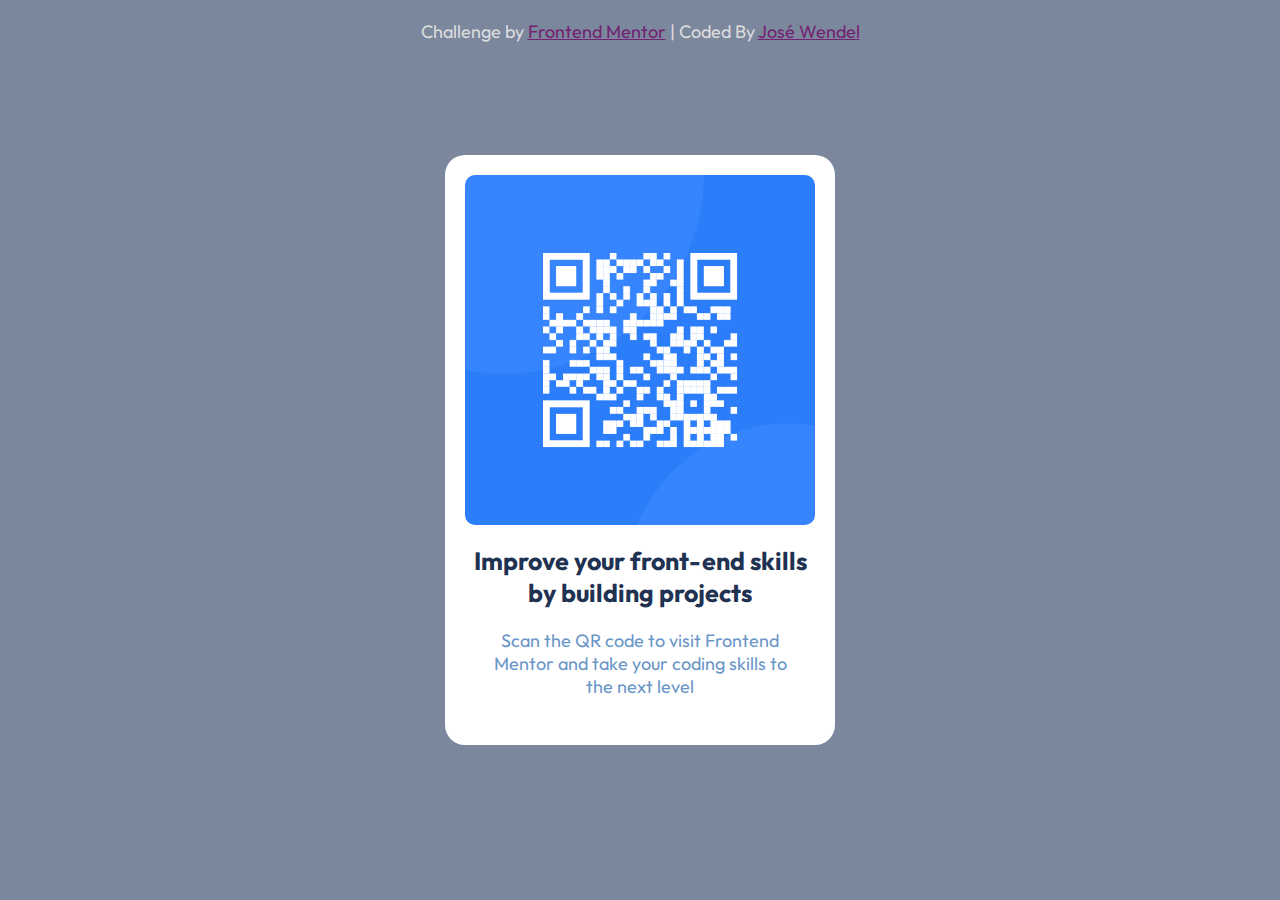
<file: QR Code Component/index.html>
<!DOCTYPE html>
<html lang="en">
<head>
    <meta charset="UTF-8">
    <meta http-equiv="X-UA-Compatible" content="IE=edge">
    <meta name="viewport" content="width=device-width, initial-scale=1.0">
    <link rel="stylesheet" href="estilos/style.css" media="all">
    <link rel="stylesheet" href="estilos/768px.css" media="screen and (min-width: 768px)">
    <link rel="shortcut icon" href="images/favicon-32x32.png" type="image/x-icon">
    <title>QR Code Component</title>
</head>
<body>
    <main>

        <div class="qr-code">
            <img src="images/image-qr-code.png" alt="qr code image">
            <h3>Improve your front-end skills by building projects</h3>
            <p>Scan the QR code to visit Frontend Mentor and take your coding skills to the next level</p>
            
        </div>

        <div class="div-conteudo"> 
            <p>Challenge by <a href="https://www.frontendmentor.io/home" target="_blank">Frontend Mentor</a> | Coded By <a href="https://www.frontendmentor.io/profile/wendeltm" target="_blank">José Wendel</a></p>
        </div>
    </main>
</body>
</html>
</file>
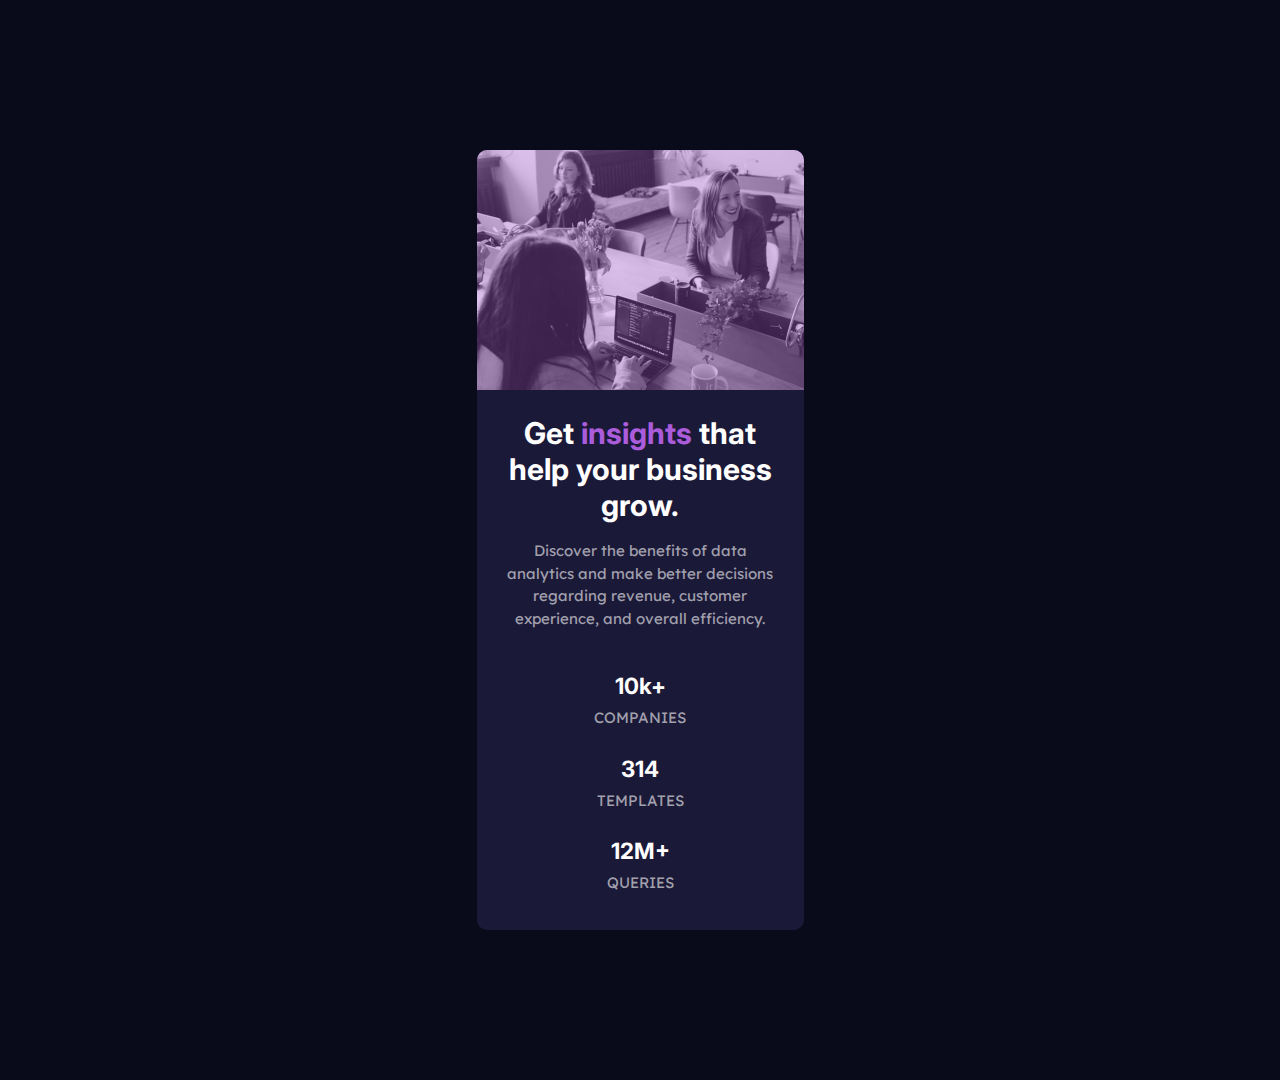
<file: stats preview card component/index.html>
<!DOCTYPE html>
<html lang="en">
<head>
    <meta charset="UTF-8">
    <meta http-equiv="X-UA-Compatible" content="IE=edge">
    <meta name="viewport" content="width=device-width, initial-scale=1.0">
    <link rel="stylesheet" href="estilos/style.css" media="all">
    <link rel="stylesheet" href="estilos/media-query.css" media="screen and (min-width: 1440px)">
    <link rel="shortcut icon" href="images/favicon-32x32.png" type="image/x-icon">
    <title>Stats Preview Card Component</title>
</head>
<body>
    <main>
        <div class="div-stats">
            <h1>Get <span>insights</span> that help your business grow.</h1><br>
            <p class="paragraph">Discover the benefits of data analytics and make better decisions regarding revenue, customer experience, and overall efficiency.</p><br>

            <section class="section-stats">
                <h2>10k+</h2> 
                <p class="stats">COMPANIES</p>
            </section>

            <section class="section-stats">
                <h2>314</h2>  
                <p class="stats">TEMPLATES</p>
            </section>

            <section class="section-stats">
                <h2>12M+</h2> 
                <p class="stats">QUERIES</p>
            </section>

        </div>
        <div class="img">
            <section class="background-image">

            </section>
        </div>
    </main>
</body>
</html>
</file>
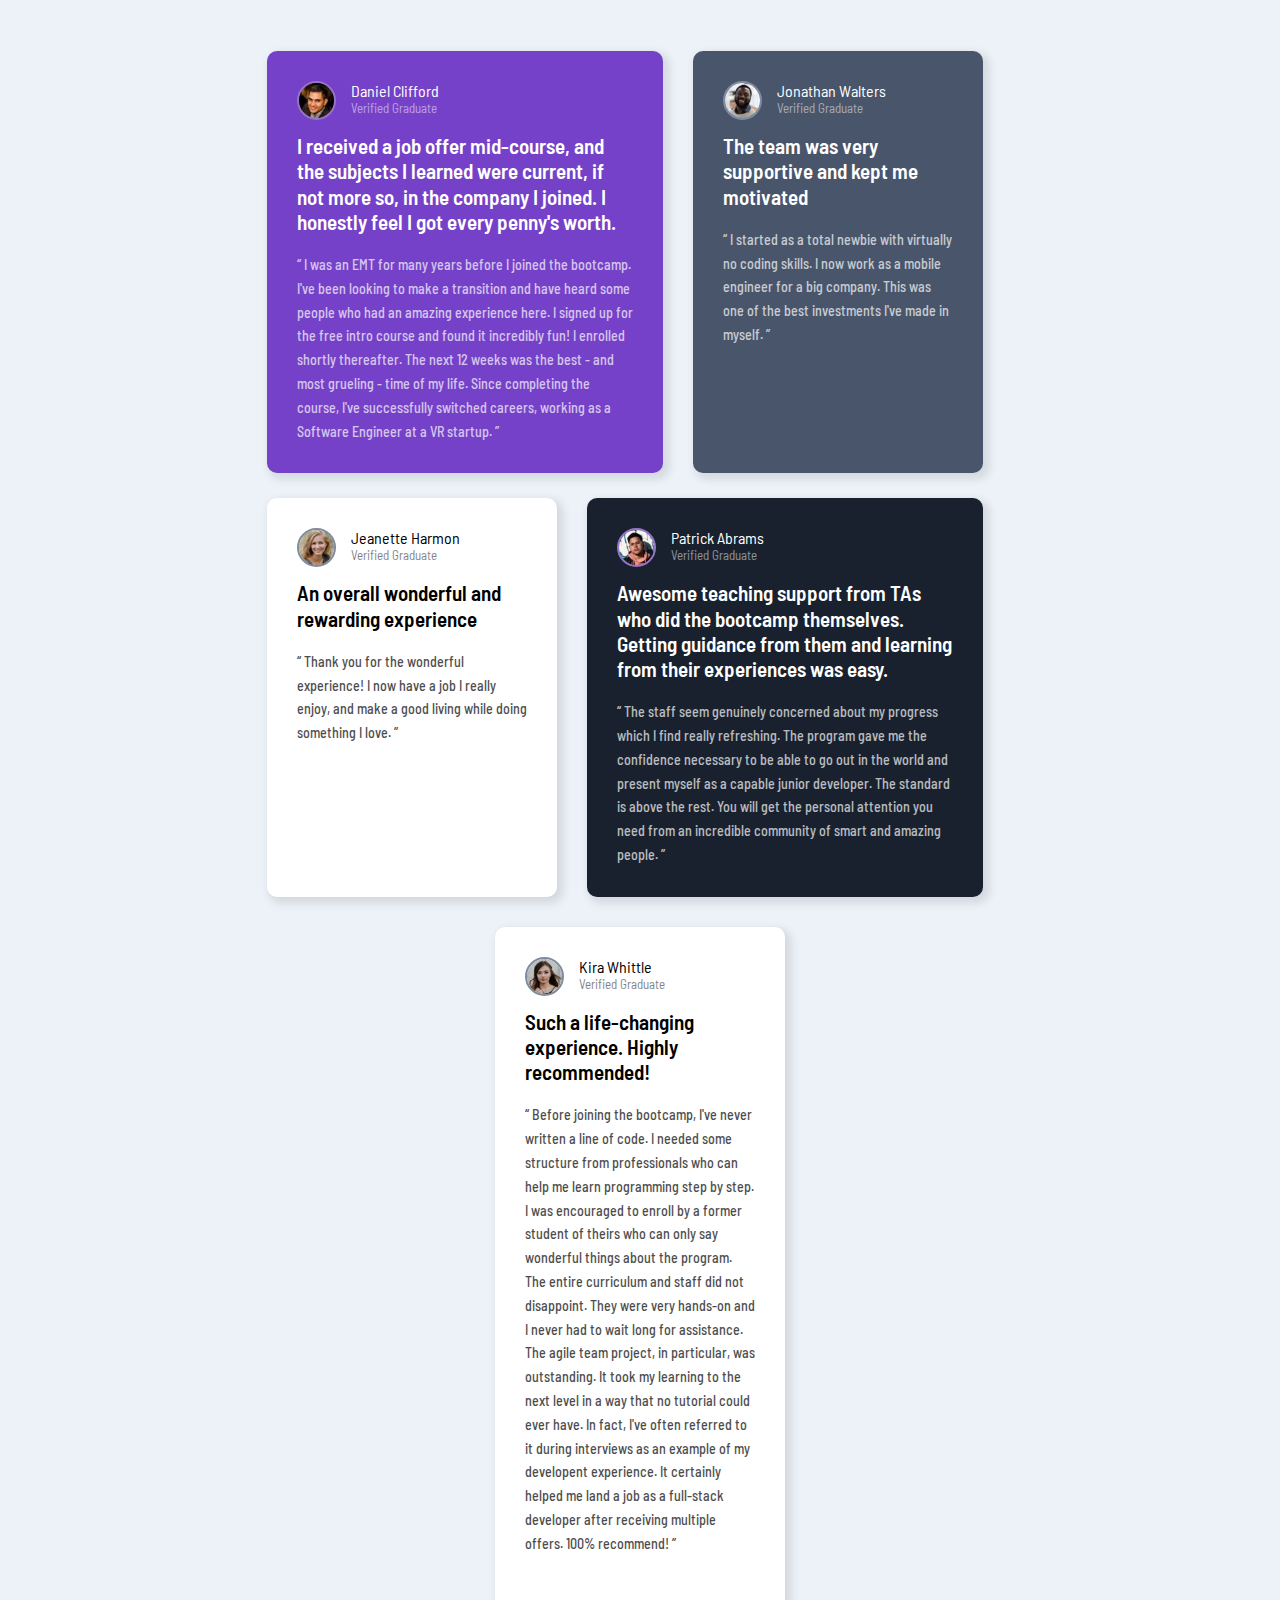
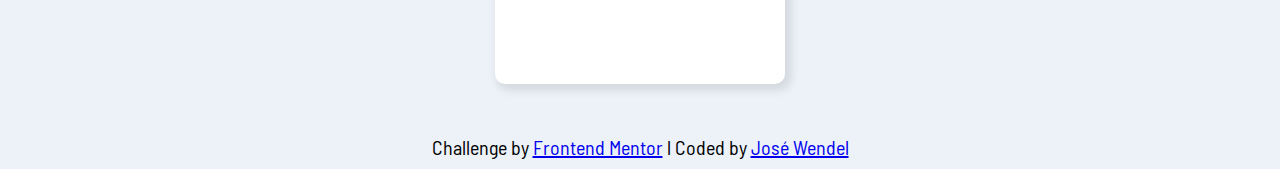
<file: testemonials grid section/index.html>
<!DOCTYPE html>
<html lang="en">
<head>
    <meta charset="UTF-8">
    <meta http-equiv="X-UA-Compatible" content="IE=edge">
    <meta name="viewport" content="width=device-width, initial-scale=1.0">
    <link rel="stylesheet" href="estilos/style.css" media="all">
    <link rel="stylesheet" href="estilos/portrait.css" media="screen and (orientation:portrait)">
    <link rel="shortcut icon" href="images/favicon-32x32.png" type="image/x-icon">
    <title>Testemonials Grid</title>
</head>
<body>
    <main id="container-1">
        <div id="container-2">

            <div class="div-1 size-div">
                <section class="img-name">
                    <img class="patrick-daniel" src="images/image-daniel.jpg" alt="photo Daniel Clifford"> 
                    <section class="name-verified">
                        <p>
                            Daniel Clifford
                        </p>
                        <p class="verified">
                            Verified Graduate
                        </p>
                    </section>
                </section>
                <p class="font-weight-1">
                    I received a job offer mid-course, and the subjects I learned were current, if not more so, in the company I joined. I honestly feel I got every penny's worth.
                </p><br>

                <p class="font-weight-2">
                    “ I was an EMT for many years before I joined the bootcamp. I've been looking to make a transition and have heard some people who had an amazing experience here. I signed up for the free intro course and found it incredibly fun! I enrolled shortly thereafter. The next 12 weeks was the best - and most grueling - time of my life. Since completing the course, I've successfully switched careers, working as a Software Engineer at a VR startup. ”
                </p>
            </div>

            <div class="div-2 size-div">
                <section class="img-name">
                    <img class="border-gray" src="images/image-jonathan.jpg" alt="photo jonathan walters">
                    <section class="name-verified">
                        <p>
                            Jonathan Walters
                        </p>
                        <p class="verified">
                            Verified Graduate
                        </p>
                    </section>
                </section>
                <p class="font-weight-1">
                    The team was very supportive and kept me motivated
                </p><br>

                <p class="font-weight-2">
                    “ I started as a total newbie with virtually no coding skills. I now work as a mobile engineer for a big company. This was one of the best investments I've made in myself. ”
                </p>

            </div>

            <div class="div-3 size-div">
                <section class="img-name">
                    <img class="border-gray" src="images/image-jeanette.jpg" alt="photo Jeanette Harmon">
                    <section class="name-verified">
                        <p>
                            Jeanette Harmon
                        </p>
                        <p class="verified">
                            Verified Graduate
                        </p>
                    </section>
                </section>
                <p class="font-weight-1">
                    An overall wonderful and rewarding experience
                </p><br>

                <p class="font-weight-2">
                    “ Thank you for the wonderful experience! I now have a job I really enjoy, and make a good living while doing something I love. ”
                </p>

            </div>

            <div class="div-4 size-div">
                <section class="img-name">
                    <img class="patrick-daniel" src="images/image-patrick.jpg" alt="photo Patrick Abrams">
                    <section class="name-verified">
                        <p>
                            Patrick Abrams
                        </p>
                        <p class="verified">
                            Verified Graduate
                        </p>
                    </section>
                </section>
                <p class="font-weight-1">
                    Awesome teaching support from TAs who did the bootcamp themselves. Getting guidance from them and learning from their experiences was easy.
                </p><br>

                <p class="font-weight-2">
                    “ The staff seem genuinely concerned about my progress which I find really refreshing. The program gave me the confidence necessary to be able to go out in the world and present myself as a capable junior developer. The standard is above the rest. You will get the personal attention you need from an incredible community of smart and amazing people. ”
                </p>

            </div>
        </div>

        <div class="div-solo size-div">
            <section class="img-name">
                <img class="border-gray" src="images/image-kira.jpg" alt="photo Kira Whittle">
                <section class="name-verified">
                    <p>
                        Kira Whittle
                    </p>
                    <p class="verified">
                        Verified Graduate
                    </p>
                </section>
            </section>
            <p class="font-weight-1">
                Such a life-changing experience. Highly recommended!
            </p><br>

            <p class="font-weight-2">
                “ Before joining the bootcamp, I've never written a line of code. I needed some structure from professionals who can help me learn programming step by step. I was encouraged to enroll by a former student of theirs who can only say wonderful things about the program. The entire curriculum and staff did not disappoint. They were very hands-on and I never had to wait long for assistance. The agile team project, in particular, was outstanding. It took my learning to the next level in a way that no tutorial could ever have. In fact, I've often referred to it during interviews as an example of my developent experience. It certainly helped me land a job as a full-stack developer after receiving multiple offers. 100% recommend! ”
            </p>
        </div>
    </main>
    <footer>
        <span>
            Challenge by <a href="https://www.frontendmentor.io/challenges/testimonials-grid-section-Nnw6J7Un7/hub/testimonials-grid-section-LeJwXdTw2R" target="_blank">Frontend Mentor</a> l Coded by <a href="https://github.com/wendeltm" target="_blank">José Wendel</a>
        </span>
    </footer>
    
</body>
</html>
</file>
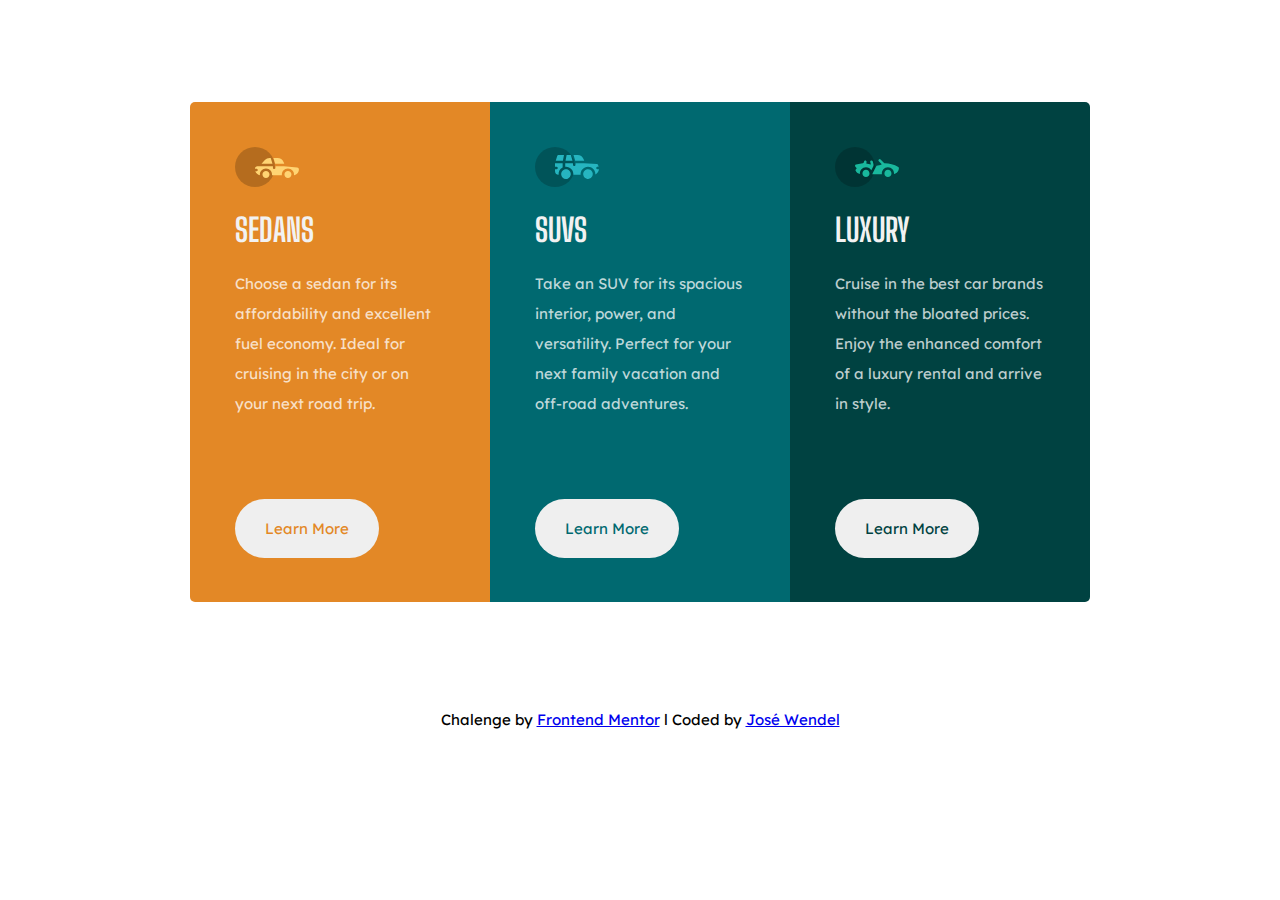
<file: 3 card column/3 column card desktop/index.html>
<!DOCTYPE html>
<html lang="en">
<head>
    <meta charset="UTF-8">
    <meta http-equiv="X-UA-Compatible" content="IE=edge">
    <meta name="viewport" content="width=device-width, initial-scale=1.0">
    <title>3 card column</title>
    <link rel="stylesheet" href="style.css">
    <link rel="shortcut icon" href="images/favicon-32x32.png" type="image/x-icon">
</head>
<body>
    <main id="container">
        <div class="orange">
            <img src="images/icon-sedans.svg" alt="">
            <h1>SEDANS</h1>
            <p>Choose a sedan for its affordability and excellent fuel economy. Ideal for cruising in the city or on your next road trip.</p>
            <button>
                Learn More
            </button>
        </div>

        <div class="cyan">
            <img src="images/icon-suvs.svg" alt="">
            <h1>SUVS</h1>
            <p>Take an SUV for its spacious interior, power, and versatility. Perfect for your next family vacation and off-road adventures.</p>
            <button>
                Learn More
            </button>
        </div>

        <div class="dk-cyan">
            <img src="images/icon-luxury.svg" alt="">
            <h1>LUXURY</h1>
            <p>Cruise in the best car brands without the bloated prices. Enjoy the enhanced comfort of a luxury rental and arrive in style.</p>
            <button>
                Learn More
            </button>
        </div>
    </main>
    <footer>
        <p>Chalenge by <a class="link" href="https://www.frontendmentor.io/home">Frontend Mentor</a> l Coded by <a href="https://www.frontendmentor.io/profile/wendeltm">José Wendel</a></p>
    </footer>
    
</body>
</html>
<!--Sedans Choose a sedan for its affordability and excellent fuel economy. Ideal for cruising in the city or on your next road trip. SUVs Take an SUV for its spacious interior, power, and versatility. Perfect for your next family vacation and off-road adventures. Luxury Cruise in the best car brands without the bloated prices. Enjoy the enhanced comfort of a luxury rental and arrive in style.
Challenge by Frontend Mentor. Coded by Your Name Here.-->
</file>
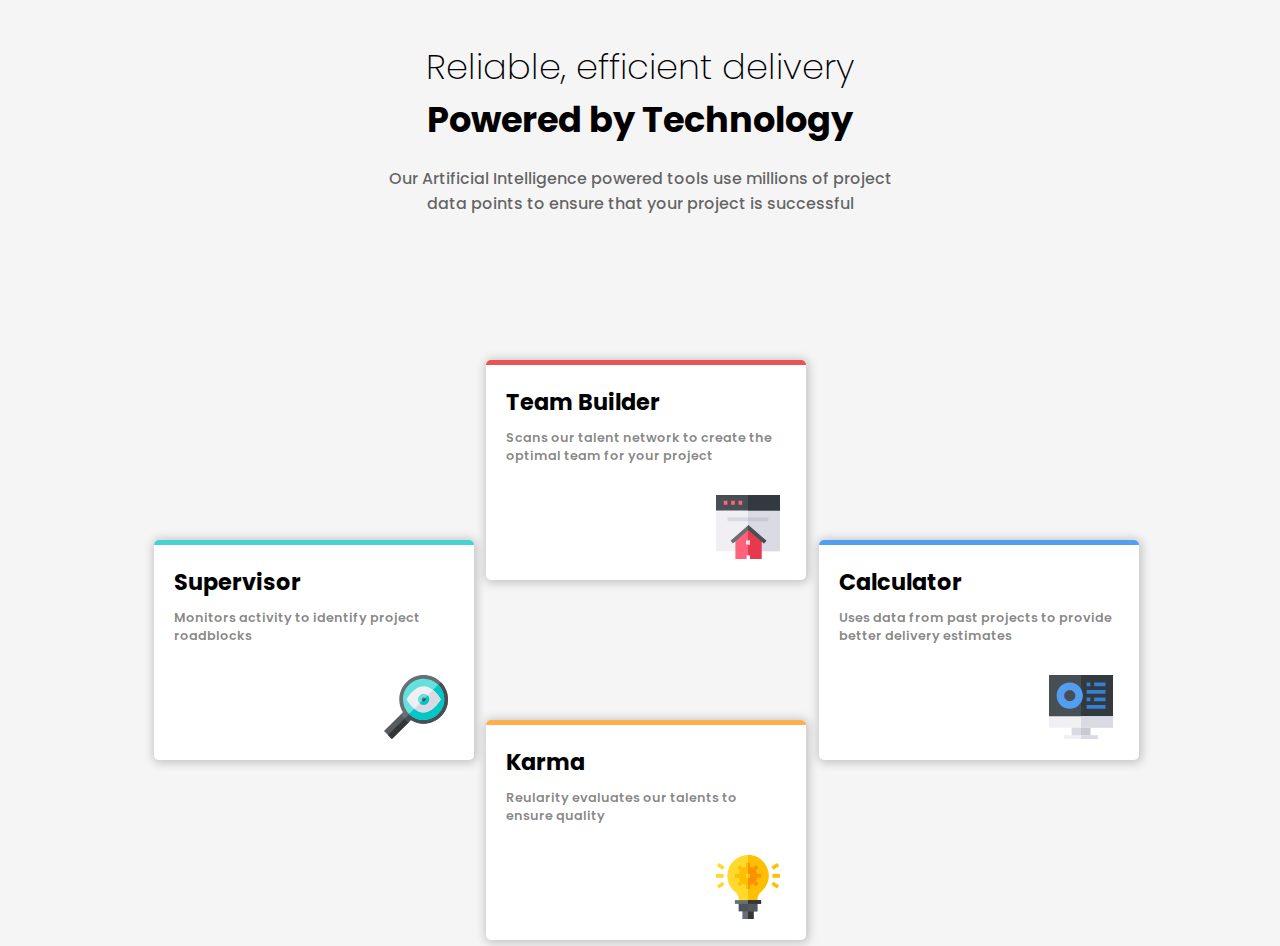
<file: cards section/cards desktop/index.html>
<!DOCTYPE html>
<html lang="en">
<head>
    <meta charset="UTF-8">
    <meta http-equiv="X-UA-Compatible" content="IE=edge">
    <meta name="viewport" content="width=device-width, initial-scale=1.0">
    <title>Tecnology</title>
    <link rel="stylesheet" href="style.css">
    <link rel="shortcut icon" href="imagens/favicon-32x32.png" type="image/x-icon">
</head>
<body>
    <main>
        <h2 class="h2-1">Reliable, efficient delivery<h2>
        <h2 class="h2-2">Powered by Technology</h2>
        <p class="p-1">
            Our Artificial Intelligence powered tools use millions of project data points to ensure that your project is successful
        </p>

        <div class="div-supervisor"> 
            <section>
                <h1></h1>
                <h2>Supervisor</h2>
                <p>
                    Monitors activity to identify project roadblocks
                </p>
                <img src="imagens/icon-supervisor.svg" alt="">
            </section> 
        </div>

        <div class="div-builder">
            <section>
                <h1></h1>
                <h2>Team Builder</h2>
                <p>
                    Scans our talent network to create the optimal team for your project
                </p>
                <img src="imagens/icon-team-builder.svg" alt="">
            </section>
        </div>

        <div class="div-calculator">
            <section>
                <h1></h1>
                <h2>Calculator</h2>
                <p>
                    Uses data from past projects to provide better delivery estimates
                </p>
                <img src="imagens/icon-calculator.svg" alt="">
            </section>
        </div>

        <div class="div-karma">
            <section>
                <h1></h1>
                <h2>Karma</h2>
                <p>Reularity evaluates our talents to ensure quality</p>
                <img src="imagens/icon-karma.svg" alt="">
            </section>
        </div>  
    </main>
</body>
</html>
</file>
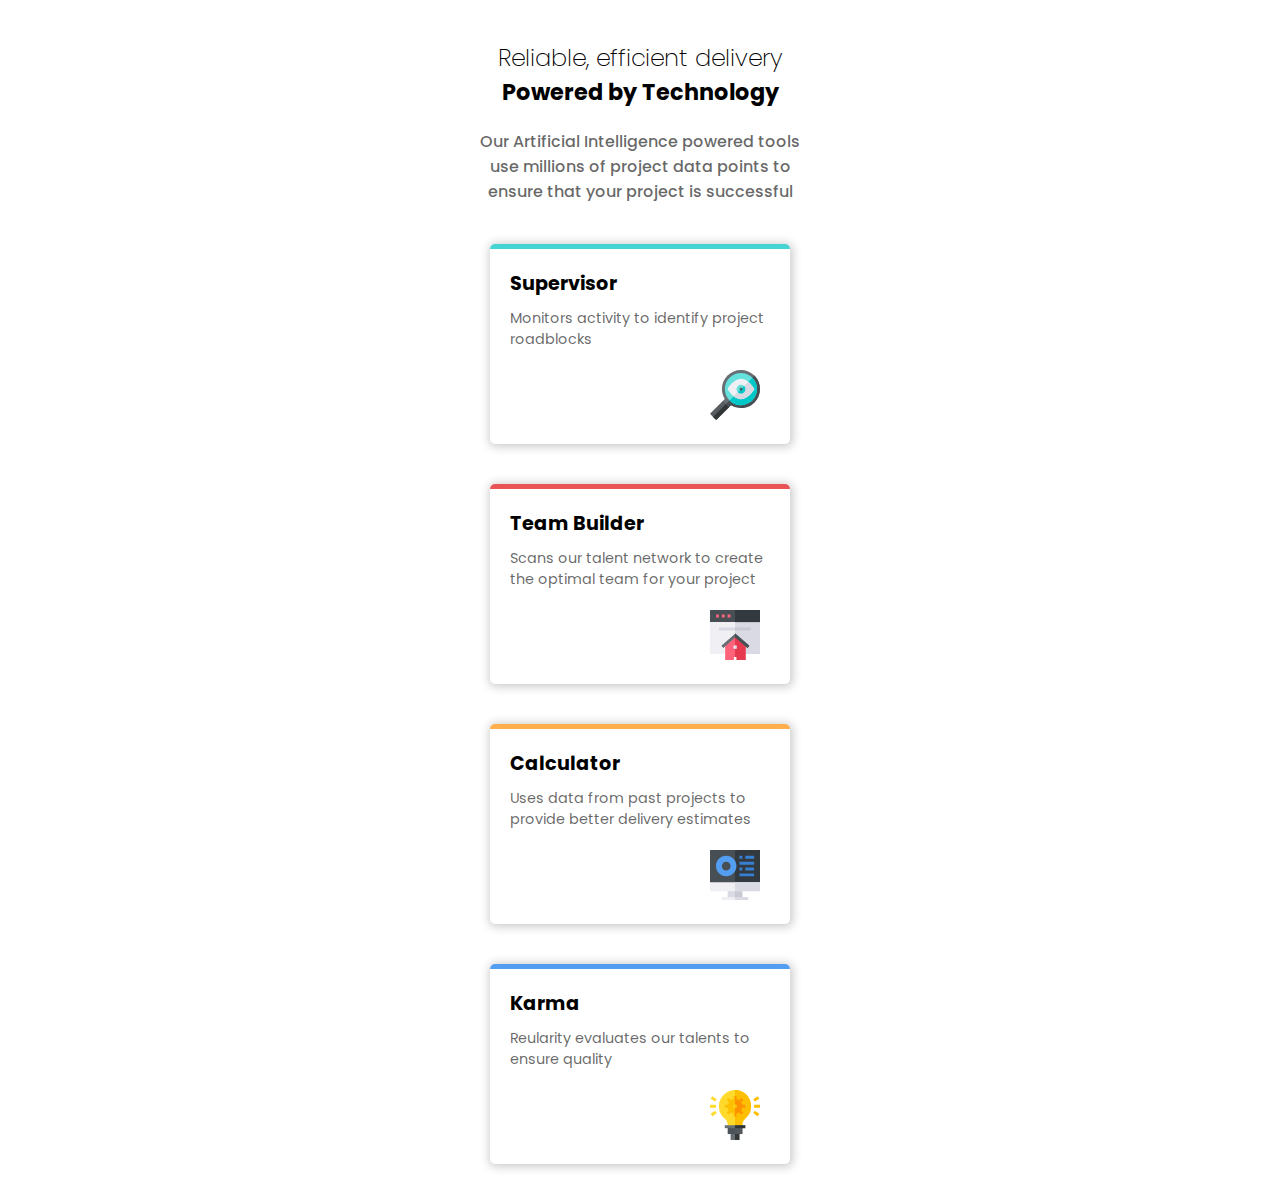
<file: cards section/cards mobile/index.html>
<!DOCTYPE html>
<html lang="en">
<head>
    <meta charset="UTF-8">
    <meta http-equiv="X-UA-Compatible" content="IE=edge">
    <meta name="viewport" content="width=device-width, initial-scale=1.0">
    <title>Tecnology</title>
    <link rel="shortcut icon" href="imagens/favicon-32x32.png" type="image/x-icon">
    <link rel="stylesheet" href="style.css">
</head>
<body>
    <main>
        <h2 class="h2-1">Reliable, efficient delivery<h2>
            <h2 class="h2-2">Powered by Technology</h2>
            <p class="p-1">
                Our Artificial Intelligence powered tools use millions of project data points to ensure that your project is successful
            </p>
    
            <div class="div-supervisor">
                    <h1></h1>
                    <h2>Supervisor</h2>
                    <p>
                        Monitors activity to identify project roadblocks
                    </p>
                    <img src="imagens/icon-supervisor.svg" alt="">
            </div>
    
            <div class="div-builder">
                <h1></h1>
                <h2>Team Builder</h2>
                <p>
                    Scans our talent network to create the optimal team for your project
                </p>
                <img src="imagens/icon-team-builder.svg" alt="">
            </div>
    
            <div class="div-calculator">
                <h1></h1>
                <h2>Calculator</h2>
                <p>
                    Uses data from past projects to provide better delivery estimates
                </p>
                <img src="imagens/icon-calculator.svg" alt="">
            </div>
    
            <div class="div-karma">
                <h1></h1>
                <h2>Karma</h2>
                <p>Reularity evaluates our talents to ensure quality</p>
                <img src="imagens/icon-karma.svg" alt="">
            </div>  
    </main>
</body>
</html>
</file>
<file: QR Code Component/estilos/style.css>
@charset "UTF-8";

@import url('https://fonts.googleapis.com/css2?family=Outfit:wght@400;700&display=swap');

* {
    box-sizing: border-box;
    font-family: 'Outfit', sans-serif;
    margin: 0px;
    padding: 0px;
}

body {
    background-color: hsl(220, 15%, 55%);
    height: 100vh;
    width: 100vw;
}

main {
    width: 100%;
    height: 80%;
}

div.qr-code {
    background-color: white;
    border-radius: 20px;
    margin: auto;
    height: 500px;
    width: 320px;

    position: absolute;
    top: 50%;
    left: 50%;
    transform: translate(-50%, -50%);
    transition: width .3s, height.3s;
    transition-timing-function: ease; 
}

img {
    display: block;
    border-radius: 10px;
    width: 280px;
    margin: 20px auto 0px 20px;
}

h3 {
    color: hsl(218, 44%, 22%);
    font-size: 22px;
    font-weight: 700;
    padding: 20px 20px 0px 20px;
    text-align: center;
}

p {
    color: hsl(212, 46%, 60%);
    font-size: 15px;
    font-weight: 400;
    padding: 20px;
    text-align: center;
}

div.div-conteudo {
    display: block;
    height: 20%;
    width: 100%;
}

div.div-conteudo p {
    color: rgb(221, 221, 221)
}

div.div-conteudo a {
    color: rgb(114, 35, 114);
}
</file>
<file: QR Code Component/estilos/768px.css>
@charset "UTF-8";

div.qr-code {
    height: 590px;
    width: 390px;
}

img {
    width: 350px;
}

h3 {
    font-size: 25px;
}

p {
    font-size: 18px;
    padding: 20px 40px 0px 40px;
}
</file>
<file: stats preview card component/estilos/style.css>
@charset "UTF-8";

/* mobile first */

@import url('https://fonts.googleapis.com/css2?family=Inter:wght@400;700&display=swap');

@import url('https://fonts.googleapis.com/css2?family=Lexend+Deca&display=swap');

:root {
    --very-dk-blue: hsl(233, 47%, 7%);
    --dk-desarurated-blue: hsl(244, 38%, 16%);
    --soft-violet: hsl(277, 64%, 61%);
}

* {
    margin: 0px;
    padding: 0px;
    box-sizing: border-box;
}

body, html {
    background-color: var(--very-dk-blue);
    font-family: Arial, Helvetica, sans-serif;
    font-size: 15px;
}

span {
    color:  hsl(277, 64%, 61%);
}

main {
    display: flex;
    flex-direction: row;
    justify-content: center;
    align-content: center;
    flex-wrap: wrap-reverse;

    height: 100vh;
    margin: 10vh auto;
    width: 375px;
}

div.div-stats {
    background-color: var(--dk-desarurated-blue);
    border-bottom-left-radius: 10px;
    border-bottom-right-radius: 10px;
    padding: 25px;
    text-align: center;
    height: 540px;
    width: 327px;
}

div.div-stats h1 {
    font-family: 'Inter', sans-serif;
    color: white;
}

div.div-stats p {
    color: hsla(0, 0%, 100%, 0.600);
    font-size: 15px;
    font-family: 'Lexend Deca', sans-serif;
    font-weight: 400;
    line-height: 1.5em;
}

div.div-stats h2 {
    color: white;
    font-family: 'Inter', sans-serif;
}

p.stats {
    color: hsla(0, 0%, 100%, 0.6);
    font-size: 15px;
    margin: 8px auto;
}

section.section-stats {
    margin: 25px;
}

div.img{
    background-color: var(--soft-violet);
    border-top-left-radius: 10px;
    border-top-right-radius: 10px;
    height: 240px;
    width: 327px;
}

section.background-image {
    background: url(../images/image-header-mobile.jpg) no-repeat ;
    background-size: cover;
    border-top-left-radius: 10px;
    border-top-right-radius: 10px;
    opacity: 0.65;
    width: 100%;
    height: 100%;
}
</file>
<file: stats preview card component/estilos/media-query.css>
@charset "UTF-8";

main {
    width: 100%;
    height: 100%;
    margin-top: 10%;
}

div.div-stats {
    border-top-left-radius: 10px;
    border-bottom-left-radius: 10px;
    border-bottom-right-radius: 0px;
    padding: 60px;
    text-align: left;
    height: 450px;
    width: 570px;
}

div.div-stats h1 {
    font-size: 2.5em;
}

div.div-stats p.paragraph {
    font-size: 1.1em;
    margin-top: 20px;
    width: 90%;
}

section.section-stats {
    display: inline-block;
    margin: 70px 60px 0px 0px; 
}

div.img {
    border-top-left-radius: 0px;
    border-bottom-right-radius: 10px;
    height: 450px;
    width: 540px;
}

section.background-image {
    background: url(../images/image-header-desktop.jpg) no-repeat center;
    background-size: cover;
    border-top-left-radius: 0px;
    border-bottom-right-radius: 10px;
}

.section-stats:hover > h2{
    color: var(--soft-violet);
    text-shadow: 1px 1px 10px hsl(277, 46%, 47%);;
}
</file>
<file: testemonials grid section/estilos/style.css>
@charset "UTF-8";

@import url('https://fonts.googleapis.com/css2?family=Barlow+Semi+Condensed:wght@500;600&display=swap');

:root {
    --violet: hsl(263, 55%, 52%);
    --dark-blue: hsl(217, 19%, 35%);
    --dark-blue-2: hsl(219, 29%, 14%);

    --light-gray: hsl(0, 0%, 81%);
    --light-blue: hsl(210, 46%, 95%);
    --font-all: 'Barlow Semi Condensed', sans-serif;
}

* {
    margin: 0px;
    padding: 0px;
}

body {
    background-color: var(--light-blue);
    font-family: var(--font-all);
}

img {
    border-radius: 50%;
    width: 35px;
}

section.img-name {
    display: inline-flex;
}

img.patrick-daniel {
    border: 2px solid hsl(263, 42%, 62%);
}

img.border-gray {
    border: 2px solid hsl(218, 14%, 56%);
}

/* usernames */
.name-verified {
    padding: 0px 15px;
}

.verified {
    font-size: 13px;
    opacity: 50%;
}

/* paragraphs */
.font-weight-1 {
    font-size: 21px;
    font-weight: 600;
    line-height: 1.2em;
    margin-top: 10px;
}

.font-weight-2 {
    font-size: 14px;
    font-weight: 500;
    line-height: 1.7em;
    opacity: 70%;
}

/* main */
main#container-1 {
    height: 80%;
    width: 80%;
    margin: 4% auto;

    display: flex;
    flex-direction: row;
    flex-wrap: wrap;
    justify-content: center;
}

div#container-2 {
    margin-right: 30px;
    margin-bottom: 30px;
    width: 70%;
   
    display: inline-flex;
    flex-direction: row;
    flex-wrap: wrap;
    gap: 25px 30px;
   
}

div.div-1 {
    background-color: var(--violet);
    color: white;
    flex-grow: 1;
}

div.div-2 {
    background-color: var(--dark-blue);
    color: white;
}

div.div-3 {
    background-color: white;
}

div.div-4 {
    background-color: var(--dark-blue-2);
    color: white;
    flex-grow: 1;
}

div.div-solo {
    background-color: white;
    border-radius: 10px;
    height: 77.5vh;
}

/* divs size */
.size-div {
    box-shadow: 4px 4px 10px 2px rgba(0, 0, 0, 0.11);
    border-radius: 10px;
    padding: 30px;
    width: 230px;
    min-height: 260px;
}

footer {
    font-size: 20px;
    padding-bottom: 10px;
    text-align: center;
}
</file>
<file: testemonials grid section/estilos/portrait.css>
@charset "UTF-8";

main#container-1 {
    width: 100%;
}

div.div-1 {
    flex-grow: 2;
}

.size-div {
    width: 100%;
    margin: auto;
    height: auto;
}

.div-solo {
    margin: auto;
    width: 65%;
}
</file>
<file: 3 card column/3 column card desktop/style.css>
@charset "UTF-8";

@import url('https://fonts.googleapis.com/css2?family=Lexend+Deca&display=swap');/*font-family: 'Lexend Deca', sans-serif;*/

@import url('https://fonts.googleapis.com/css2?family=Big+Shoulders+Display:wght@700&display=swap');/*font-family: 'Big Shoulders Display', cursive;*/

:root {
    --font-title: 'Big Shoulders Display', cursive;
    --font-other: 'Lexend Deca', sans-serif;

    --orange: hsl(31, 77%, 52%);
    --cyan: hsl(184, 100%, 22%);
    --dark-cyan: hsl(179, 100%, 13%);

    --transparent-white: hsla(0, 0%, 100%, 0.75);
    --light-gray: hsl(0, 0%, 95%);
}

* {
    margin: 0px;
    padding: 0px;
    box-sizing: border-box;
}

h1 {
    color: var(--light-gray);
    font-family: var(--font-title);
    margin: 20px 0px;
}

p {
    color: var(--transparent-white);
    font-family: var(--font-other);
    font-size: 15px;
    line-height: 2em;
}

main {
    width: 100vw;
    margin: 8% auto;

    display: flex;
    flex-direction: row;
    flex-wrap: wrap;
    justify-content: center;
    align-content: center;
}

main > div {
    padding: 45px;
    width: 300px;
    height: 500px;
}
/*DIV ORANGE*/
div.orange {
    background-color: var(--orange);
    border-top-left-radius: 5px;
    border-bottom-left-radius: 5px;
}

div.orange > button {
    border: 0px;
    border-radius: 30px;
    color: var(--orange);
    font-family: var(--font-other);
    font-size: 15px;
    padding: 20px 30px;
    margin-top: 80px;
}

div.orange > button:active {
    background-color: var(--orange);
    border: 2px solid var(--transparent-white);
    color: var(--transparent-white);
}

/*DIV CYAN*/
div.cyan {
    background-color: var(--cyan);
}

div.cyan > button {
    border: 0px;
    border-radius: 30px;
    color: var(--cyan);
    font-family: var(--font-other);
    font-size: 15px;
    padding: 20px 30px;
    margin-top: 80px;
}

div.cyan > button:active{
    background-color: var(--cyan);
    border: 2px solid var(--transparent-white);
    color: var(--transparent-white);
}

/*DIV DARK CYAN*/
div.dk-cyan {
    background-color: var(--dark-cyan);
    border-top-right-radius: 5px;
    border-bottom-right-radius: 5px;
}

div.dk-cyan > button {
    border: 0px;
    border-radius: 30px;
    color: var(--dark-cyan);
    font-family: var(--font-other);
    font-size: 15px;
    padding: 20px 30px;
    margin-top: 80px;
}

div.dk-cyan > button:active {
    background-color: var(--dark-cyan);
    border: 2px solid var(--transparent-white);
    color: var(--transparent-white);
}

footer > p {
    color: black;
    text-align: center;
}
</file>
<file: cards section/cards desktop/style.css>
@charset "UTF-8";

@import url('https://fonts.googleapis.com/css2?family=Poppins:wght@200;400;600&display=swap'); 

* {
    margin: 0px;
    padding: 0px;
}

body {
    font-family: 'Poppins', sans-serif;
    background-color: whitesmoke;
}

main {
    margin: 40px auto;
    max-width: 85vw;
}

h1 {
    border-top-right-radius: 5px;
    border-top-left-radius: 5px;
    height: 5px;
    width: 320px;
}

/*--------main--------*/
.h2-1 {
    font-size: 2.2em;
    font-weight: 200;
    text-align: center;
}

.h2-2 {
    font-size: 2.2em;
    text-align: center;
}

.p-1 {
    color: rgba(0, 0, 0, 0.603);
    font-weight: 500;
    margin: 20px auto;
    text-align: center;
    width: 40vw;
}

div {
    background-color: white;
    border-radius: 5px;
    box-shadow: 1px 1px 10px 2px rgba(0, 0, 0, 0.205);
    height: 220px;
    margin: auto;
    width: 320px;
}

div.div-supervisor {
    position: absolute;
    top: 60%;
    left: 12%;

    display: inline-flex;
}

div.div-builder {
    position: absolute;
    top: 40%;
    left: 38%;
    display: inline-flex;
 
}

div.div-calculator {
    position: absolute;
    top: 60%;
    left: 64%;
    display: inline-flex;

}

div.div-karma {
    position: absolute;
    top: 80%;
    left: 38%;
    display: inline-flex;
}

section > h2{
    margin: 20px 20px 10px 20px;
    font-size: 1.4em;
} 

section > p {
    margin: 10px 20px;
    font-size: 0.8em;
    font-weight: 600;
    color: rgba(0, 0, 0, 0.479);
}

section > img {
    margin: 20px 20px 20px 230px;
}

/*--------colors--------*/
div.div-supervisor > section > h1 {
    background-color: hsl(180, 62%, 55%);
}

div.div-builder > section > h1 {
    background-color: hsl(0, 78%, 62%);
}

div.div-calculator > section > h1 {
    background-color: hsl(212, 86%, 64%);
}

div.div-karma > section > h1 {
    background-color: hsl(34, 97%, 64%);
}
</file>
<file: cards section/cards mobile/style.css>
@charset "UTF-8";

@import url('https://fonts.googleapis.com/css2?family=Poppins:wght@200;400;600&display=swap');

* {
    margin: 0px;
    padding: 0px;
}

body {
    font-family: 'Poppins', sans-serif;
}

main {
    max-width: 400px;
    margin: 40px auto;
}

img {
    margin: 10px 20px 10px 220px;
    width: 50px;
}

p {
    color: rgba(0, 0, 0, 0.603);
}

h1 {
    border-top-left-radius: 5px;
    border-top-right-radius: 5px;
    height: 5px;
    width: 300px;
}

/*--------main--------*/
.h2-1 {
    font-size: 1.5em;
    font-weight: 200;
    text-align: center;
}

.h2-2 {
    font-size: 1.4em;
    text-align: center;
}

.p-1 {
    color: rgba(0, 0, 0, 0.603);
    font-weight: 500;
    margin: 20px auto;
    text-align: center;
    width: 320px;
}

div {
    border-radius: 5px;
    box-shadow: 1px 1px 10px 2px rgba(0, 0, 0, 0.205);
    height: 200px;
    width: 300px;
    margin:auto;
}

div.div-supervisor {
    margin: 40px auto ;
}

div.div-supervisor > h2 {
    font-size: 1.2em;
    padding: 20px 20px 5px 20px ;
}

div.div-supervisor > p {
    font-size: 0.9em;
    padding: 5px 20px 10px 20px;
}

div.div-supervisor > h1 {
    background-color: hsl(180, 62%, 55%);
}

/*--------div-builder--------*/
div.div-buider {
    margin: 40px auto ;
}

div.div-builder > h2 {
    font-size: 1.2em;
    padding: 20px 20px 5px 20px ;
}

div.div-builder > p {
    font-size: 0.9em;
    padding: 5px 20px 10px 20px;
}

div.div-builder > h1 {
    background-color: hsl(0, 78%, 62%);
}

/*--------div-calculator--------*/
div.div-calculator {
    margin: 40px auto ;
}

div.div-calculator > h2 {
    font-size: 1.2em;
    padding: 20px 20px 5px 20px ;
}

div.div-calculator > p {
    font-size: 0.9em;
    padding: 5px 20px 10px 20px;
}

div.div-calculator > h1 {
    background-color: hsl(34, 97%, 64%);
}

/*--------div-karma--------*/
div.div-karma {
    margin: 40px auto ;
}

div.div-karma > h2 {
    font-size: 1.2em;
    padding: 20px 20px 5px 20px ;
}

div.div-karma > p {
    font-size: 0.9em;
    padding: 5px 20px 10px 20px;
}

div.div-karma > h1 {
    background-color: hsl(212, 86%, 64%);

}
</file>
